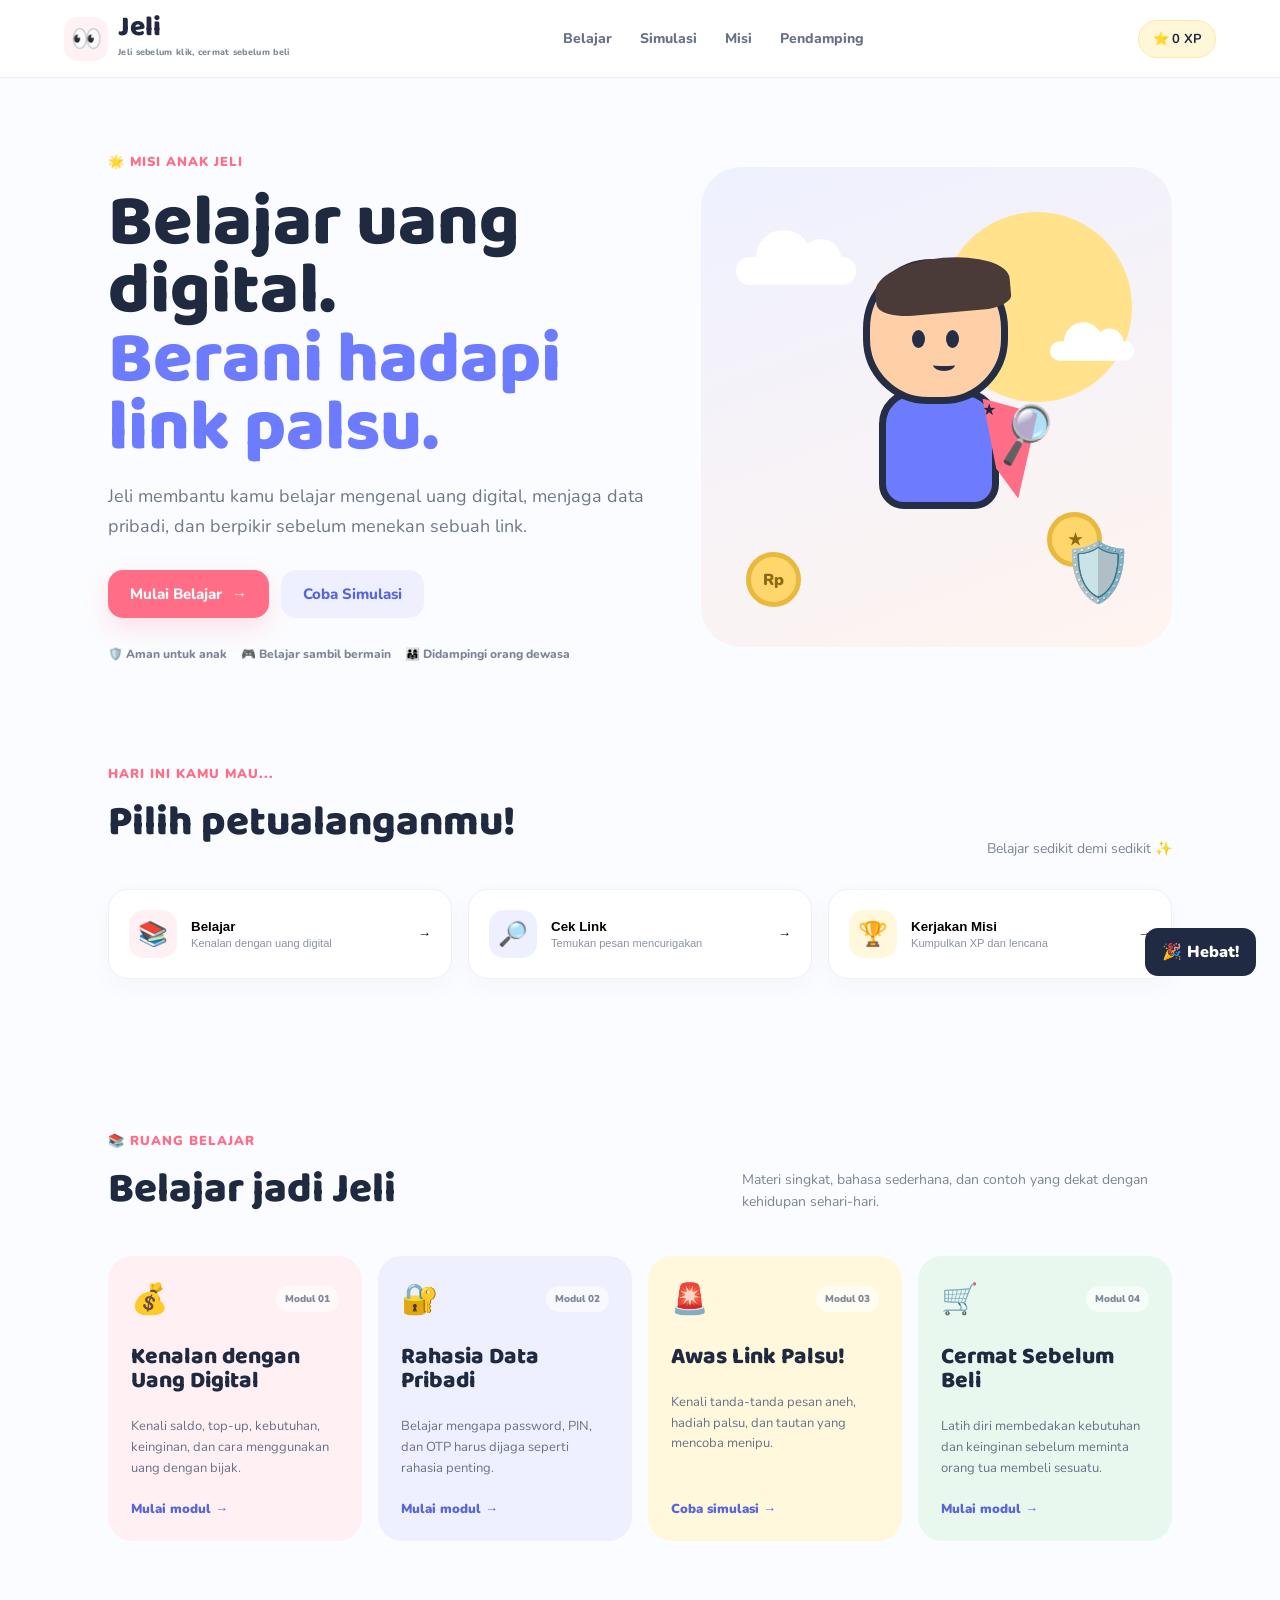
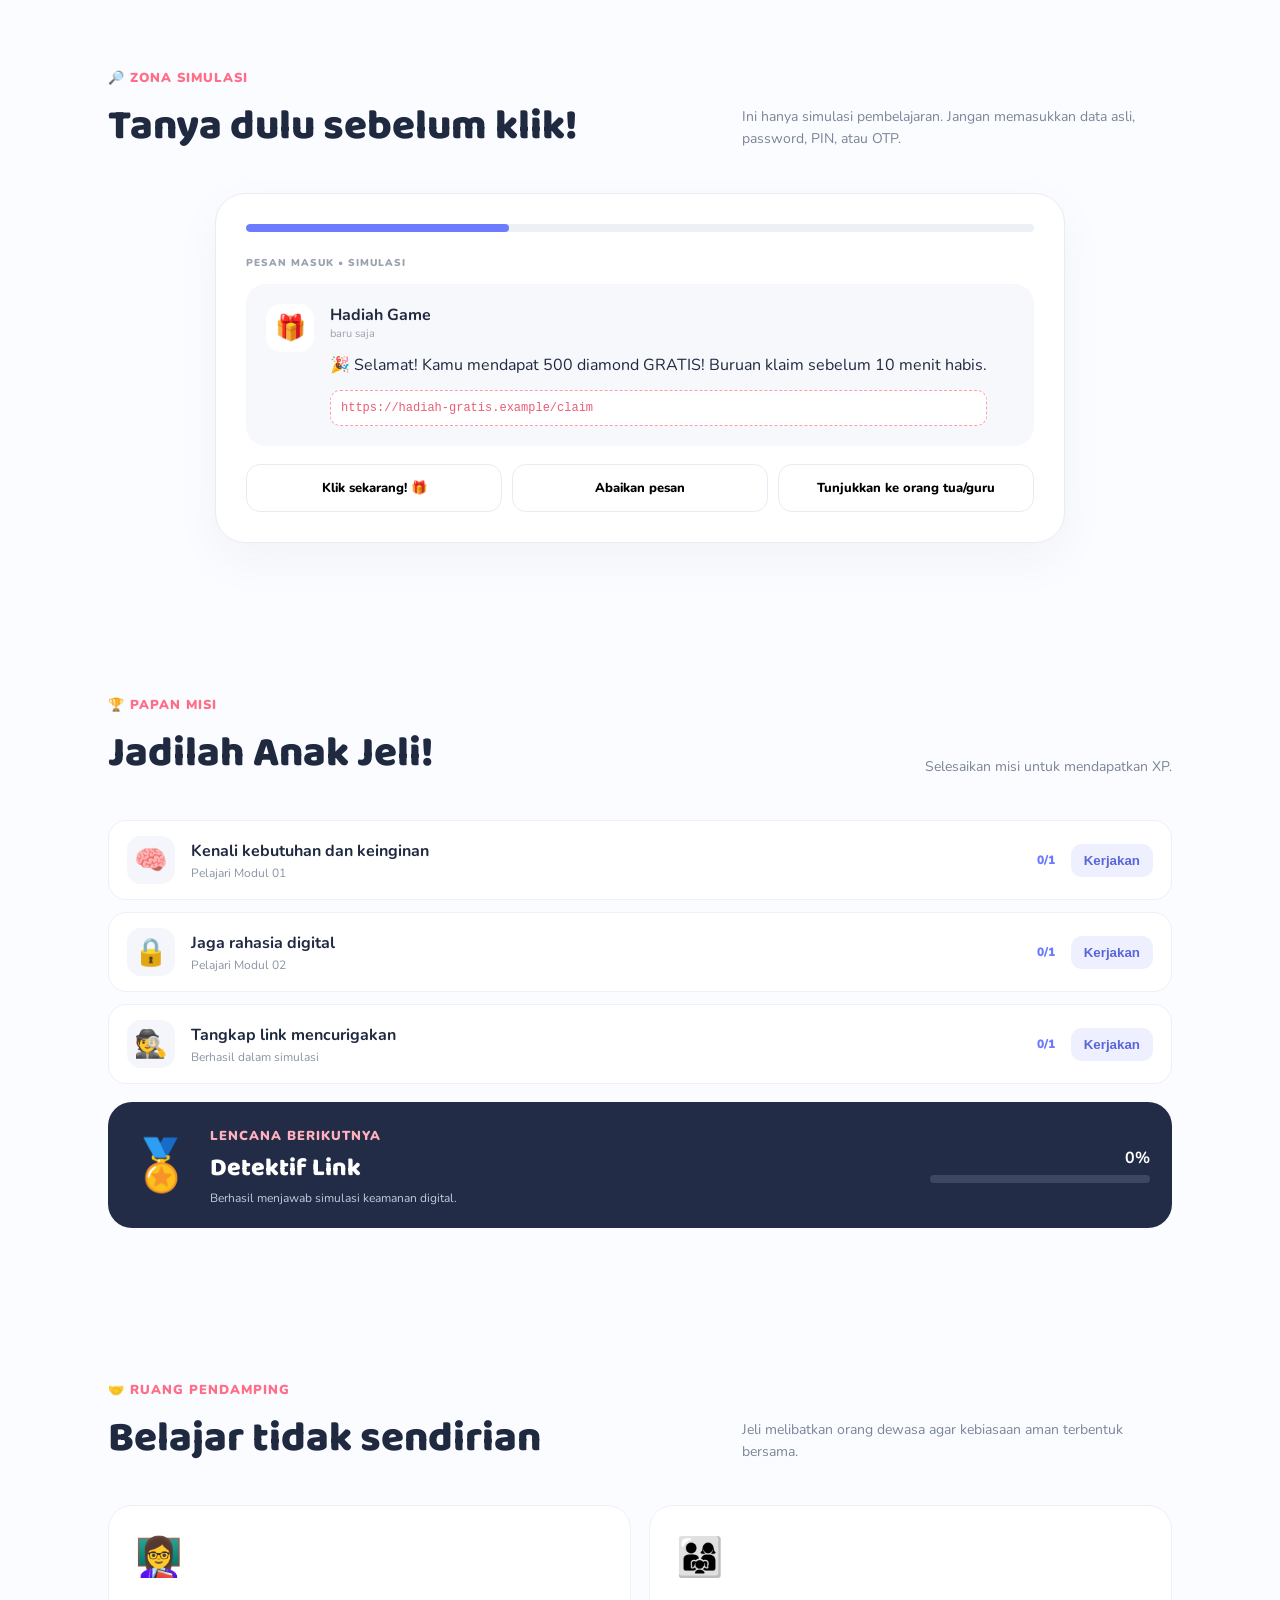
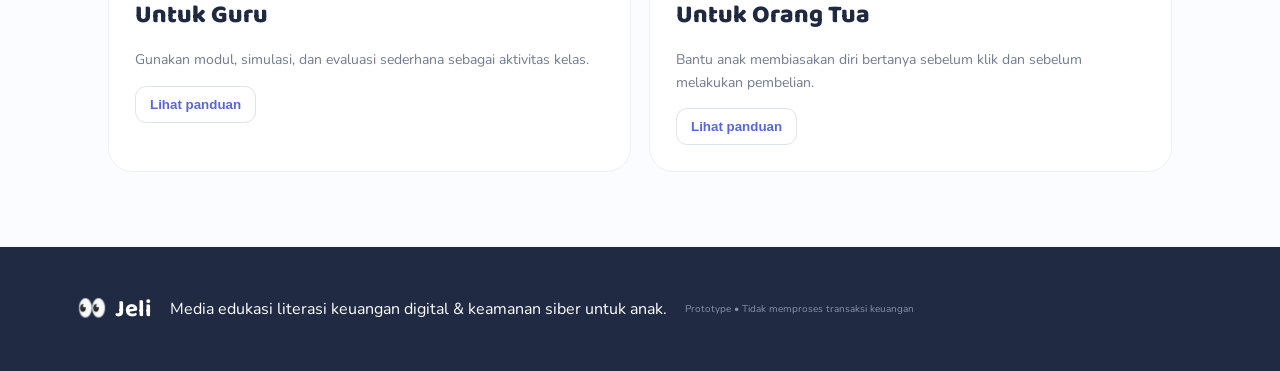
<file: index.html>
<!DOCTYPE html>
<html lang="id">
<head>
  <meta charset="UTF-8">
  <meta name="viewport" content="width=device-width, initial-scale=1.0">
  <meta name="description" content="Jeli - Website edukasi literasi keuangan digital dan keamanan siber untuk siswa SD kelas 4-6.">
  <title>Jeli — Jeli Sebelum Klik, Cermat Sebelum Beli</title>
  <link rel="preconnect" href="https://fonts.googleapis.com">
  <link rel="preconnect" href="https://fonts.gstatic.com" crossorigin>
  <link href="https://fonts.googleapis.com/css2?family=Baloo+2:wght@400;500;600;700;800&family=Nunito:wght@400;600;700;800;900&display=swap" rel="stylesheet">
  <link rel="stylesheet" href="style.css">
</head>
<body>
  <div class="app-shell">
    <header class="topbar">
      <a class="brand" href="#beranda" aria-label="Jeli Beranda">
        <span class="brand-mark">👀</span>
        <span>
          <strong>Jeli</strong>
          <small>Jeli sebelum klik, cermat sebelum beli</small>
        </span>
      </a>
      <nav class="nav">
        <a href="#belajar">Belajar</a>
        <a href="#simulasi">Simulasi</a>
        <a href="#misi">Misi</a>
        <a href="#pendamping">Pendamping</a>
      </nav>
      <div class="progress-pill">
        <span>⭐</span>
        <b id="xpValue">0 XP</b>
      </div>
    </header>

    <main>
      <section id="beranda" class="hero section">
        <div class="hero-copy">
          <div class="eyebrow">🌟 Misi Anak Jeli</div>
          <h1>Belajar uang digital.<br><span>Berani hadapi link palsu.</span></h1>
          <p>Jeli membantu kamu belajar mengenal uang digital, menjaga data pribadi, dan berpikir sebelum menekan sebuah link.</p>
          <div class="hero-actions">
            <a class="btn primary" href="#belajar">Mulai Belajar <span>→</span></a>
            <button class="btn secondary" onclick="startSimulation()">Coba Simulasi</button>
          </div>
          <div class="trust-row">
            <span>🛡️ Aman untuk anak</span>
            <span>🎮 Belajar sambil bermain</span>
            <span>👨‍👩‍👧 Didampingi orang dewasa</span>
          </div>
        </div>
        <div class="hero-art">
          <div class="sun"></div>
          <div class="cloud cloud-1"></div>
          <div class="cloud cloud-2"></div>
          <div class="character">
            <div class="cape">★</div>
            <div class="head">
              <div class="eye e1"></div><div class="eye e2"></div>
              <div class="mouth"></div>
              <div class="hair"></div>
            </div>
            <div class="body"></div>
            <div class="magnifier">🔎</div>
          </div>
          <div class="coin coin-1">Rp</div>
          <div class="coin coin-2">★</div>
          <div class="shield">🛡️</div>
        </div>
      </section>

      <section class="quick section">
        <div class="section-heading">
          <div>
            <span class="kicker">Hari ini kamu mau...</span>
            <h2>Pilih petualanganmu!</h2>
          </div>
          <span class="mini-note">Belajar sedikit demi sedikit ✨</span>
        </div>
        <div class="quick-grid">
          <button class="quick-card" onclick="scrollToId('belajar')">
            <span class="icon pink">📚</span><span><b>Belajar</b><small>Kenalan dengan uang digital</small></span><span>→</span>
          </button>
          <button class="quick-card" onclick="startSimulation()">
            <span class="icon blue">🔎</span><span><b>Cek Link</b><small>Temukan pesan mencurigakan</small></span><span>→</span>
          </button>
          <button class="quick-card" onclick="scrollToId('misi')">
            <span class="icon yellow">🏆</span><span><b>Kerjakan Misi</b><small>Kumpulkan XP dan lencana</small></span><span>→</span>
          </button>
        </div>
      </section>

      <section id="belajar" class="section">
        <div class="section-heading">
          <div>
            <span class="kicker">📚 Ruang Belajar</span>
            <h2>Belajar jadi Jeli</h2>
          </div>
          <p>Materi singkat, bahasa sederhana, dan contoh yang dekat dengan kehidupan sehari-hari.</p>
        </div>
        <div class="module-grid">
          <article class="module-card pink-card">
            <div class="module-top"><span class="module-icon">💰</span><span class="tag">Modul 01</span></div>
            <h3>Kenalan dengan Uang Digital</h3>
            <p>Kenali saldo, top-up, kebutuhan, keinginan, dan cara menggunakan uang dengan bijak.</p>
            <button class="text-btn" onclick="openLesson('money')">Mulai modul →</button>
          </article>
          <article class="module-card blue-card">
            <div class="module-top"><span class="module-icon">🔐</span><span class="tag">Modul 02</span></div>
            <h3>Rahasia Data Pribadi</h3>
            <p>Belajar mengapa password, PIN, dan OTP harus dijaga seperti rahasia penting.</p>
            <button class="text-btn" onclick="openLesson('privacy')">Mulai modul →</button>
          </article>
          <article class="module-card yellow-card">
            <div class="module-top"><span class="module-icon">🚨</span><span class="tag">Modul 03</span></div>
            <h3>Awas Link Palsu!</h3>
            <p>Kenali tanda-tanda pesan aneh, hadiah palsu, dan tautan yang mencoba menipu.</p>
            <button class="text-btn" onclick="startSimulation()">Coba simulasi →</button>
          </article>
          <article class="module-card green-card">
            <div class="module-top"><span class="module-icon">🛒</span><span class="tag">Modul 04</span></div>
            <h3>Cermat Sebelum Beli</h3>
            <p>Latih diri membedakan kebutuhan dan keinginan sebelum meminta orang tua membeli sesuatu.</p>
            <button class="text-btn" onclick="openLesson('shopping')">Mulai modul →</button>
          </article>
        </div>
      </section>

      <section id="simulasi" class="section simulation-section">
        <div class="section-heading">
          <div>
            <span class="kicker">🔎 Zona Simulasi</span>
            <h2>Tanya dulu sebelum klik!</h2>
          </div>
          <p>Ini hanya simulasi pembelajaran. Jangan memasukkan data asli, password, PIN, atau OTP.</p>
        </div>
        <div class="simulator">
          <div class="sim-progress"><span id="simProgressBar"></span></div>
          <div class="sim-label">PESAN MASUK • SIMULASI</div>
          <div class="message">
            <div class="avatar">🎁</div>
            <div>
              <b>Hadiah Game</b><small>baru saja</small>
              <p>🎉 Selamat! Kamu mendapat <strong>500 diamond GRATIS!</strong> Buruan klaim sebelum 10 menit habis.</p>
              <div class="fake-link">https://hadiah-gratis.example/claim</div>
            </div>
          </div>
          <div id="simChoices" class="choices">
            <button onclick="answerSim('click')">Klik sekarang! 🎁</button>
            <button onclick="answerSim('ignore')">Abaikan pesan</button>
            <button onclick="answerSim('adult')">Tunjukkan ke orang tua/guru</button>
          </div>
          <div id="simFeedback" class="feedback hidden"></div>
          <button id="nextSim" class="btn primary hidden" onclick="nextSimulation()">Kasus berikutnya →</button>
        </div>
      </section>

      <section id="misi" class="section">
        <div class="section-heading">
          <div>
            <span class="kicker">🏆 Papan Misi</span>
            <h2>Jadilah Anak Jeli!</h2>
          </div>
          <p>Selesaikan misi untuk mendapatkan XP.</p>
        </div>
        <div class="mission-list">
          <div class="mission">
            <div class="mission-icon">🧠</div>
            <div><b>Kenali kebutuhan dan keinginan</b><small>Pelajari Modul 01</small></div>
            <span class="mission-status" id="mission1">0/1</span>
            <button onclick="completeMission(1)">Kerjakan</button>
          </div>
          <div class="mission">
            <div class="mission-icon">🔒</div>
            <div><b>Jaga rahasia digital</b><small>Pelajari Modul 02</small></div>
            <span class="mission-status" id="mission2">0/1</span>
            <button onclick="completeMission(2)">Kerjakan</button>
          </div>
          <div class="mission">
            <div class="mission-icon">🕵️</div>
            <div><b>Tangkap link mencurigakan</b><small>Berhasil dalam simulasi</small></div>
            <span class="mission-status" id="mission3">0/1</span>
            <button onclick="startSimulation()">Kerjakan</button>
          </div>
        </div>
        <div class="badge-panel">
          <div class="badge-big">🏅</div>
          <div><span class="kicker">Lencana berikutnya</span><h3>Detektif Link</h3><p>Berhasil menjawab simulasi keamanan digital.</p></div>
          <div class="badge-progress"><b id="badgeText">0%</b><div><span id="badgeBar"></span></div></div>
        </div>
      </section>

      <section id="pendamping" class="section">
        <div class="section-heading">
          <div>
            <span class="kicker">🤝 Ruang Pendamping</span>
            <h2>Belajar tidak sendirian</h2>
          </div>
          <p>Jeli melibatkan orang dewasa agar kebiasaan aman terbentuk bersama.</p>
        </div>
        <div class="support-grid">
          <article class="support-card">
            <span>👩‍🏫</span><h3>Untuk Guru</h3>
            <p>Gunakan modul, simulasi, dan evaluasi sederhana sebagai aktivitas kelas.</p>
            <button class="outline-btn" onclick="showInfo('guru')">Lihat panduan</button>
          </article>
          <article class="support-card">
            <span>👨‍👩‍👧</span><h3>Untuk Orang Tua</h3>
            <p>Bantu anak membiasakan diri bertanya sebelum klik dan sebelum melakukan pembelian.</p>
            <button class="outline-btn" onclick="showInfo('orangtua')">Lihat panduan</button>
          </article>
        </div>
      </section>
    </main>

    <footer>
      <div class="footer-brand"><span>👀</span><b>Jeli</b></div>
      <p>Media edukasi literasi keuangan digital & keamanan siber untuk anak.</p>
      <span class="footer-note">Prototype • Tidak memproses transaksi keuangan</span>
    </footer>
  </div>

  <div id="modal" class="modal hidden" role="dialog" aria-modal="true">
    <div class="modal-box">
      <button class="close" onclick="closeModal()">×</button>
      <div id="modalContent"></div>
    </div>
  </div>

  <div id="toast" class="toast">🎉 Hebat!</div>
  <script src="script.js"></script>
</body>
</html>
</file>
<file: style.css>
* {
  box-sizing: border-box;
}

html {
  scroll-behavior: smooth;
}

body {
  margin: 0;
  background: #fbfcff;
  color: #1f2940;
  font-family: "Nunito", sans-serif;
}

.app-shell {
  overflow: hidden;
}

/* =========================
   TOPBAR & NAVIGATION
========================= */

.topbar {
  height: 78px;
  display: flex;
  align-items: center;
  justify-content: space-between;
  padding: 0 5vw;
  background: #fff;
  position: sticky;
  top: 0;
  z-index: 20;
  border-bottom: 1px solid #edf0f6;
}

.brand {
  display: flex;
  gap: 10px;
  align-items: center;
  text-decoration: none;
  color: #1f2940;
}

.brand-mark {
  width: 44px;
  height: 44px;
  border-radius: 14px;
  display: grid;
  place-items: center;
  background: #fff1f4;
  font-size: 25px;
}

.brand strong {
  font: 800 28px "Baloo 2";
  display: block;
  line-height: 22px;
}

.brand small {
  font-size: 9px;
  font-weight: 800;
  color: #7f8798;
  letter-spacing: 0.3px;
}

.nav {
  display: flex;
  gap: 28px;
}

.nav a {
  font-weight: 800;
  color: #697287;
  text-decoration: none;
  font-size: 14px;
}

.nav a:hover {
  color: #ff6d86;
}

.progress-pill {
  background: #fff7d8;
  border: 1px solid #ffe8a4;
  padding: 9px 14px;
  border-radius: 99px;
  font-size: 13px;
}

/* =========================
   GENERAL SECTION
========================= */

.section {
  max-width: 1120px;
  margin: auto;
  padding: 75px 28px;
}

/* =========================
   HERO
========================= */

.hero {
  min-height: 610px;
  display: grid;
  grid-template-columns: 1.08fr 0.92fr;
  align-items: center;
  gap: 40px;
}

.eyebrow,
.kicker {
  color: #ff6d86;
  font-weight: 900;
  font-size: 13px;
  text-transform: uppercase;
  letter-spacing: 1px;
}

.hero h1 {
  font: 800 clamp(45px, 6vw, 72px) / 0.95 "Baloo 2";
  margin: 18px 0;
}

.hero h1 span {
  color: #6d7cff;
}

.hero p {
  font-size: 18px;
  line-height: 1.7;
  color: #6f788b;
  max-width: 620px;
}

.hero-actions {
  display: flex;
  gap: 12px;
  margin: 28px 0;
}

.btn {
  border: 0;
  border-radius: 15px;
  padding: 14px 22px;
  font: 800 15px "Nunito";
  cursor: pointer;
  text-decoration: none;
  display: inline-flex;
  align-items: center;
  gap: 10px;
}

.primary {
  background: #ff6d86;
  color: #fff;
  box-shadow: 0 10px 25px #ff6d8630;
}

.secondary {
  background: #eef0ff;
  color: #5966d9;
}

.trust-row {
  display: flex;
  flex-wrap: wrap;
  gap: 14px;
  color: #7d8699;
  font-size: 12px;
  font-weight: 800;
}

/* =========================
   HERO ART
========================= */

.hero-art {
  height: 480px;
  position: relative;
  background: linear-gradient(160deg, #eef1ff, #fff4ef);
  border-radius: 40px;
  overflow: hidden;
}

.sun {
  position: absolute;
  width: 190px;
  height: 190px;
  border-radius: 50%;
  background: #ffe28b;
  right: 40px;
  top: 45px;
}

.cloud {
  position: absolute;
  background: #fff;
  border-radius: 50px;
  width: 120px;
  height: 28px;
}

.cloud::before,
.cloud::after {
  content: "";
  position: absolute;
  background: #fff;
  border-radius: 50%;
}

.cloud::before {
  width: 55px;
  height: 55px;
  left: 20px;
  top: -27px;
}

.cloud::after {
  width: 40px;
  height: 40px;
  left: 65px;
  top: -18px;
}

.cloud-1 {
  top: 90px;
  left: 35px;
}

.cloud-2 {
  top: 170px;
  right: 20px;
  transform: scale(0.7);
}

/* =========================
   CHARACTER
========================= */

.character {
  position: absolute;
  left: 50%;
  top: 44%;
  transform: translate(-50%, -50%);
  width: 210px;
  height: 250px;
}

.head {
  position: absolute;
  z-index: 2;
  left: 32px;
  top: 5px;
  width: 145px;
  height: 145px;
  border-radius: 48% 48% 45% 45%;
  background: #ffd0a7;
  border: 7px solid #252e45;
}

.eye {
  position: absolute;
  top: 64px;
  width: 13px;
  height: 18px;
  border-radius: 50%;
  background: #252e45;
}

.e1 {
  left: 42px;
}

.e2 {
  right: 42px;
}

.mouth {
  position: absolute;
  left: 63px;
  top: 93px;
  width: 22px;
  height: 12px;
  border-bottom: 5px solid #252e45;
  border-radius: 50%;
}

.hair {
  position: absolute;
  left: 5px;
  top: -8px;
  width: 135px;
  height: 55px;
  background: #4b3b38;
  border-radius: 60% 55% 25% 30%;
  transform: rotate(-5deg);
}

.body {
  position: absolute;
  left: 48px;
  top: 135px;
  width: 120px;
  height: 120px;
  background: #6d7cff;
  border: 7px solid #252e45;
  border-radius: 35px 35px 25px 25px;
}

.cape {
  position: absolute;
  z-index: 1;
  right: 4px;
  top: 145px;
  width: 55px;
  height: 100px;
  background: #ff6d86;
  clip-path: polygon(
    0 0,
    100% 15%,
    65% 100%,
    25% 70%
  );
}

.magnifier {
  position: absolute;
  z-index: 4;
  right: -15px;
  bottom: 35px;
  font-size: 50px;
  transform: rotate(-15deg);
}

/* =========================
   COINS & SHIELD
========================= */

.coin {
  position: absolute;
  width: 55px;
  height: 55px;
  border-radius: 50%;
  display: grid;
  place-items: center;
  background: #ffd66b;
  border: 5px solid #e9b93d;
  font-weight: 900;
  color: #8d6a16;
}

.coin-1 {
  left: 45px;
  bottom: 40px;
}

.coin-2 {
  right: 70px;
  bottom: 80px;
}

.shield {
  position: absolute;
  right: 38px;
  bottom: 35px;
  font-size: 58px;
}

/* =========================
   SECTION HEADING
========================= */

.section-heading {
  display: flex;
  align-items: end;
  justify-content: space-between;
  gap: 30px;
  margin-bottom: 28px;
}

.section-heading h2 {
  font: 800 42px "Baloo 2";
  margin: 5px 0;
}

.section-heading p,
.mini-note {
  color: #7b8496;
  max-width: 430px;
  line-height: 1.6;
  font-size: 14px;
}

/* =========================
   QUICK ACCESS
========================= */

.quick {
  padding-top: 25px;
}

.quick-grid {
  display: grid;
  grid-template-columns: repeat(3, 1fr);
  gap: 16px;
}

.quick-card {
  border: 1px solid #edf0f5;
  background: #fff;
  border-radius: 20px;
  padding: 20px;
  display: grid;
  grid-template-columns: auto 1fr auto;
  gap: 14px;
  align-items: center;
  text-align: left;
  cursor: pointer;
  box-shadow: 0 8px 24px #25304a08;
}

.quick-card b,
.quick-card small {
  display: block;
}

.quick-card small {
  color: #8a92a1;
  margin-top: 3px;
}

.icon {
  width: 48px;
  height: 48px;
  border-radius: 15px;
  display: grid;
  place-items: center;
  font-size: 24px;
}

.pink {
  background: #fff0f3;
}

.blue {
  background: #eef0ff;
}

.yellow {
  background: #fff8dd;
}

/* =========================
   MODULE CARDS
========================= */

.module-grid {
  display: grid;
  grid-template-columns: repeat(4, 1fr);
  gap: 16px;
}

.module-card {
  padding: 23px;
  border-radius: 24px;
  min-height: 285px;
  display: flex;
  flex-direction: column;
}

.pink-card {
  background: #fff0f3;
}

.blue-card {
  background: #eef0ff;
}

.yellow-card {
  background: #fff8dc;
}

.green-card {
  background: #e9f8ee;
}

.module-top {
  display: flex;
  justify-content: space-between;
  align-items: center;
}

.module-icon {
  font-size: 30px;
}

.tag {
  font-size: 10px;
  font-weight: 900;
  color: #81899b;
  background: #ffffff99;
  padding: 6px 9px;
  border-radius: 99px;
}

.module-card h3 {
  font: 800 23px / 1.05 "Baloo 2";
  margin: 25px 0 10px;
}

.module-card p {
  font-size: 13px;
  line-height: 1.6;
  color: #687286;
}

.text-btn {
  margin-top: auto;
  border: 0;
  background: none;
  padding: 0;
  text-align: left;
  font: 900 13px "Nunito";
  color: #5966d9;
  cursor: pointer;
}

/* =========================
   SIMULATION
========================= */

.simulation-section {
  padding-top: 50px;
}

.simulator {
  background: #fff;
  border: 1px solid #e9ecf4;
  border-radius: 30px;
  padding: 30px;
  box-shadow: 0 18px 50px #25304a0b;
  max-width: 850px;
  margin: auto;
}

.sim-progress {
  height: 8px;
  background: #edf0f5;
  border-radius: 20px;
  margin-bottom: 24px;
  overflow: hidden;
}

.sim-progress span {
  display: block;
  height: 100%;
  width: 33%;
  background: #6d7cff;
  border-radius: 20px;
  transition: 0.3s;
}

.sim-label {
  font-size: 10px;
  font-weight: 900;
  letter-spacing: 1px;
  color: #9aa1af;
  margin-bottom: 14px;
}

.message {
  display: flex;
  gap: 16px;
  background: #f7f8fc;
  border-radius: 20px;
  padding: 20px;
}

.avatar {
  width: 48px;
  height: 48px;
  border-radius: 15px;
  background: #fff;
  display: grid;
  place-items: center;
  font-size: 25px;
  flex: none;
}

.message small {
  display: block;
  color: #9aa1af;
  font-size: 11px;
}

.message p {
  line-height: 1.6;
  margin: 12px 0;
}

.fake-link {
  font-family: monospace;
  background: #fff;
  border: 1px dashed #ff9bae;
  padding: 10px;
  border-radius: 10px;
  color: #e95d76;
  font-size: 12px;
  overflow-wrap: anywhere;
}

.choices {
  display: grid;
  grid-template-columns: repeat(3, 1fr);
  gap: 10px;
  margin-top: 18px;
}

.choices button {
  padding: 14px;
  border: 1px solid #e8ebf3;
  background: #fff;
  border-radius: 14px;
  font: 800 13px "Nunito";
  cursor: pointer;
}

.choices button:hover {
  border-color: #6d7cff;
  background: #f4f5ff;
}

.feedback {
  margin-top: 18px;
  padding: 17px;
  border-radius: 16px;
  line-height: 1.6;
  font-weight: 700;
}

.feedback.good {
  background: #e9f8ee;
  color: #27734a;
}

.feedback.bad {
  background: #fff0f3;
  color: #b5445d;
}

.hidden {
  display: none !important;
}

/* =========================
   MISSIONS
========================= */

.mission-list {
  display: grid;
  gap: 12px;
}

.mission {
  display: grid;
  grid-template-columns: auto 1fr auto auto;
  align-items: center;
  gap: 16px;
  background: #fff;
  border: 1px solid #edf0f5;
  border-radius: 18px;
  padding: 15px 18px;
}

.mission-icon {
  font-size: 27px;
  width: 48px;
  height: 48px;
  border-radius: 14px;
  background: #f5f6fb;
  display: grid;
  place-items: center;
}

.mission b,
.mission small {
  display: block;
}

.mission small {
  color: #8b93a3;
  font-size: 12px;
  margin-top: 3px;
}

.mission-status {
  font-size: 12px;
  font-weight: 900;
  color: #6d7cff;
}

.mission button {
  border: 0;
  background: #eef0ff;
  color: #5966d9;
  border-radius: 11px;
  padding: 9px 13px;
  font-weight: 900;
  cursor: pointer;
}

/* =========================
   BADGE PANEL
========================= */

.badge-panel {
  margin-top: 18px;
  background: #222c46;
  color: #fff;
  border-radius: 24px;
  padding: 22px;
  display: grid;
  grid-template-columns: auto 1fr 220px;
  align-items: center;
  gap: 18px;
}

.badge-big {
  font-size: 50px;
}

.badge-panel .kicker {
  color: #ffb0bd;
}

.badge-panel h3 {
  font: 800 25px "Baloo 2";
  margin: 2px 0;
}

.badge-panel p {
  margin: 0;
  color: #c5cbda;
  font-size: 12px;
}

.badge-progress b {
  display: block;
  text-align: right;
  margin-bottom: 6px;
}

.badge-progress div {
  height: 8px;
  background: #3d4760;
  border-radius: 10px;
  overflow: hidden;
}

.badge-progress span {
  display: block;
  height: 100%;
  width: 0;
  background: #ffd66b;
  transition: 0.4s;
}

/* =========================
   SUPPORT
========================= */

.support-grid {
  display: grid;
  grid-template-columns: 1fr 1fr;
  gap: 18px;
}

.support-card {
  background: #fff;
  border: 1px solid #edf0f5;
  border-radius: 24px;
  padding: 26px;
}

.support-card > span {
  font-size: 38px;
}

.support-card h3 {
  font: 800 25px "Baloo 2";
  margin: 12px 0 5px;
}

.support-card p {
  color: #717b8e;
  line-height: 1.6;
  font-size: 14px;
}

.outline-btn {
  background: #fff;
  border: 1px solid #dfe3ed;
  border-radius: 11px;
  padding: 10px 14px;
  font-weight: 900;
  color: #5966d9;
  cursor: pointer;
}

/* =========================
   FOOTER
========================= */

footer {
  background: #202a43;
  color: #fff;
  padding: 35px 6vw;
  display: flex;
  align-items: center;
  gap: 18px;
  flex-wrap: wrap;
}

.footer-brand {
  display: flex;
  gap: 8px;
  align-items: center;
  font: 800 24px "Baloo 2";
}

.footer-brand span {
  font-size: 24px;
}

.footer p {
  color: #bdc4d3;
  font-size: 12px;
  margin-right: auto;
}

.footer-note {
  font-size: 10px;
  color: #8791a6;
}

/* =========================
   MODAL
========================= */

.modal {
  position: fixed;
  inset: 0;
  background: #17203899;
  z-index: 50;
  display: grid;
  place-items: center;
  padding: 20px;
}

.modal-box {
  background: #fff;
  max-width: 600px;
  width: 100%;
  border-radius: 25px;
  padding: 30px;
  position: relative;
  max-height: 85vh;
  overflow: auto;
}

.close {
  position: absolute;
  right: 16px;
  top: 12px;
  border: 0;
  background: #f2f3f7;
  width: 36px;
  height: 36px;
  border-radius: 50%;
  font-size: 24px;
  cursor: pointer;
}

.modal-box h2 {
  font: 800 32px "Baloo 2";
  margin: 0 0 10px;
}

.modal-box p,
.modal-box li {
  color: #697386;
  line-height: 1.7;
}

/* =========================
   TOAST
========================= */

.toast {
  position: fixed;
  right: 24px;
  bottom: 24px;
  background: #202a43;
  color: #fff;
  padding: 13px 17px;
  border-radius: 13px;
  font-weight: 900;
  transform: translateY(100px);
  transition: 0.3s;
  z-index: 60;
}

.toast.show {
  transform: translateY(0);
}

/* =========================
   RESPONSIVE - TABLET
========================= */

@media (max-width: 850px) {
  .nav {
    display: none;
  }

  .hero {
    grid-template-columns: 1fr;
  }

  .hero-art {
    height: 380px;
  }

  .module-grid {
    grid-template-columns: repeat(2, 1fr);
  }

  .quick-grid {
    grid-template-columns: 1fr;
  }

  .section-heading {
    display: block;
  }

  .section-heading p {
    margin-top: 8px;
  }

  .badge-panel {
    grid-template-columns: auto 1fr;
  }

  .badge-progress {
    grid-column: 1 / -1;
  }

  .choices {
    grid-template-columns: 1fr;
  }

  .support-grid {
    grid-template-columns: 1fr;
  }
}

/* =========================
   RESPONSIVE - MOBILE
========================= */

@media (max-width: 520px) {
  .topbar {
    padding: 0 18px;
  }

  .brand small {
    display: none;
  }

  .section {
    padding: 55px 18px;
  }

  .hero {
    padding-top: 35px;
  }

  .hero h1 {
    font-size: 48px;
  }

  .hero-art {
    height: 320px;
  }

  .character {
    transform: translate(-50%, -50%) scale(0.8);
  }

  .module-grid {
    grid-template-columns: 1fr;
  }

  .mission {
    grid-template-columns: auto 1fr;
  }

  .mission-status,
  .mission button {
    grid-column: 2;
  }

  .simulator {
    padding: 18px;
  }

  .trust-row {
    flex-direction: column;
    gap: 7px;
  }
}
</file>
